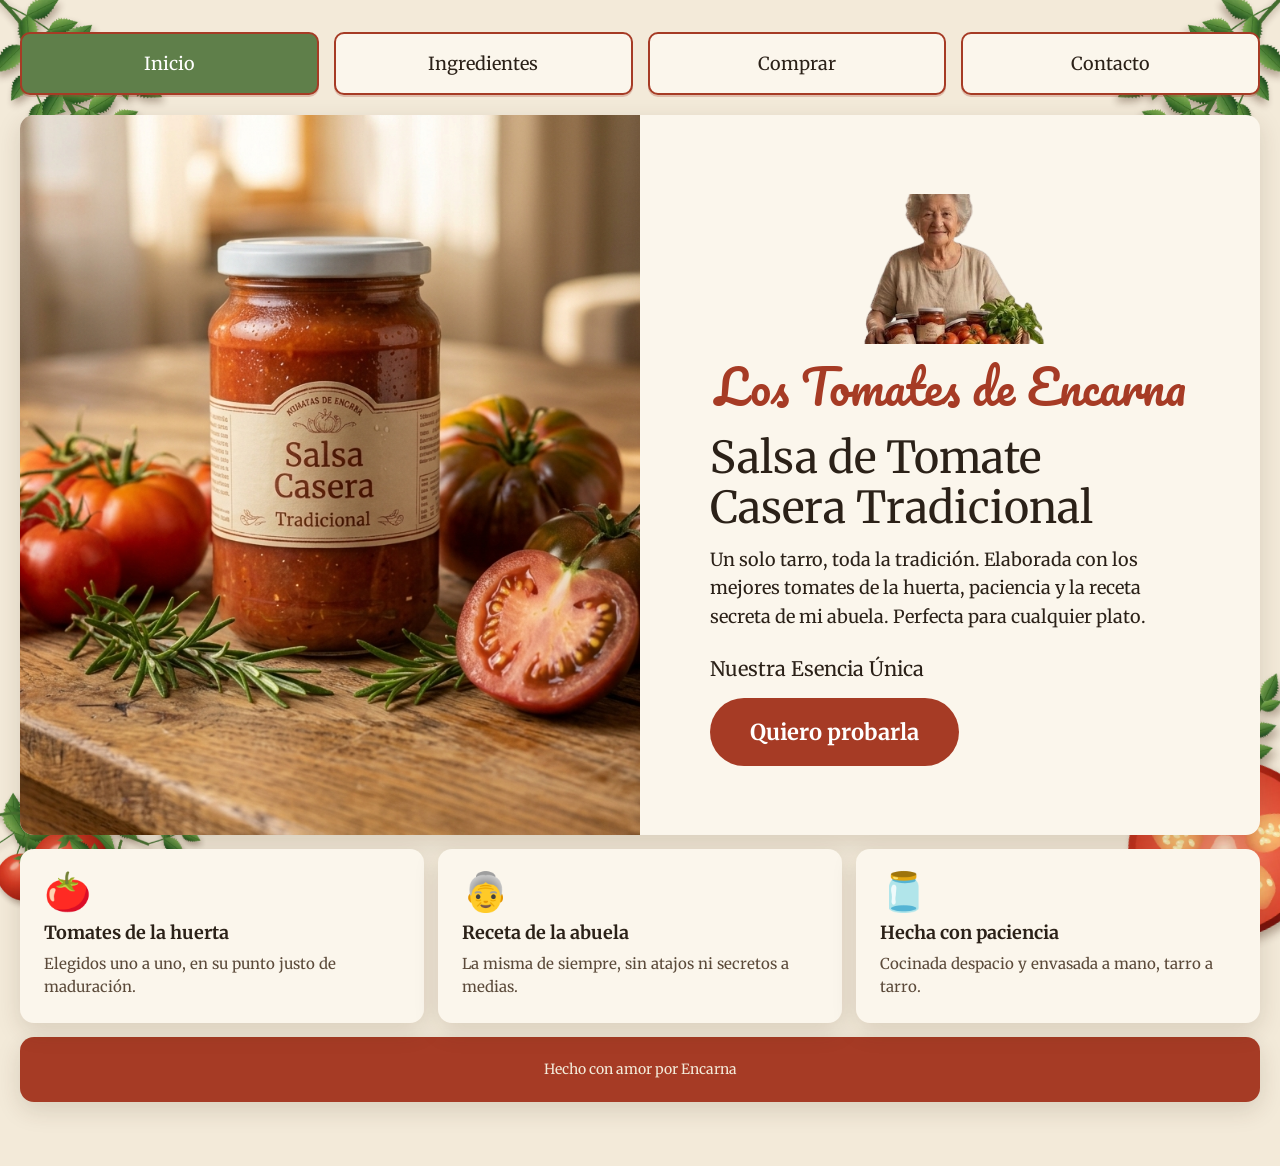
<file: index.html>
<!DOCTYPE html>
<html lang="es">
<head>
  <meta charset="utf-8">
  <meta name="viewport" content="width=device-width, initial-scale=1">
  <title>Los Tomates de Encarna | Salsa de tomate casera en Zamora</title>
  <meta name="description" content="Salsa de tomate casera tradicional de Burganes de Valverde (Zamora), con tomates de la huerta y la receta de la abuela Encarna. Pídela por WhatsApp.">
  <meta name="theme-color" content="#A63B25">
  <link rel="canonical" href="https://TU-USUARIO.github.io/TU-REPO/">

  <meta property="og:type" content="website">
  <meta property="og:locale" content="es_ES">
  <meta property="og:site_name" content="Los Tomates de Encarna">
  <meta property="og:title" content="Los Tomates de Encarna | Salsa de tomate casera en Zamora">
  <meta property="og:description" content="Salsa de tomate casera tradicional de Burganes de Valverde (Zamora), con tomates de la huerta y la receta de la abuela Encarna. Pídela por WhatsApp.">
  <meta property="og:url" content="https://TU-USUARIO.github.io/TU-REPO/">
  <meta property="og:image" content="https://TU-USUARIO.github.io/TU-REPO/img/tomate.jpg">
  <meta name="twitter:card" content="summary_large_image">

  <link rel="icon" href="data:image/svg+xml,%3Csvg xmlns='http://www.w3.org/2000/svg' viewBox='0 0 100 100'%3E%3Ctext y='.9em' font-size='90'%3E🍅%3C/text%3E%3C/svg%3E">
  <link rel="preconnect" href="https://fonts.googleapis.com">
  <link rel="preconnect" href="https://fonts.gstatic.com" crossorigin>
  <link rel="stylesheet" href="https://fonts.googleapis.com/css2?family=Merriweather:wght@400;700&family=Pacifico&display=swap">
  <link rel="stylesheet" href="css/style.css">
  <link rel="preload" as="image" href="img/tomate.jpg" fetchpriority="high">
  <script type="application/ld+json">
{
  "@context": "https://schema.org",
  "@graph": [
    {
      "@type": "Organization",
      "name": "Los Tomates de Encarna",
      "url": "https://TU-USUARIO.github.io/TU-REPO/",
      "logo": "https://TU-USUARIO.github.io/TU-REPO/img/abuela.png",
      "description": "Salsa de tomate casera tradicional elaborada con tomates de la huerta.",
      "address": {
        "@type": "PostalAddress",
        "addressLocality": "Burganes de Valverde",
        "addressRegion": "Zamora",
        "addressCountry": "ES"
      }
    },
    {
      "@type": "Product",
      "name": "Salsa de tomate casera tradicional",
      "image": "https://TU-USUARIO.github.io/TU-REPO/img/tomate.jpg",
      "description": "Salsa de tomate casera elaborada con tomates de la huerta, paciencia y la receta de la abuela Encarna.",
      "brand": {
        "@type": "Brand",
        "name": "Los Tomates de Encarna"
      },
      "offers": {
        "@type": "Offer",
        "price": "5.50",
        "priceCurrency": "EUR",
        "availability": "https://schema.org/InStock",
        "url": "https://TU-USUARIO.github.io/TU-REPO/comprar.html"
      }
    }
  ]
}
  </script>
</head>
<body>

  <img class="decor decor-tl" src="img/decor_planta.webp" alt="" aria-hidden="true" width="499" height="742">
  <img class="decor decor-tr" src="img/decor_planta.webp" alt="" aria-hidden="true" width="499" height="742">
  <img class="decor decor-bl" src="img/decor_tomates.webp" alt="" aria-hidden="true" width="849" height="544">
  <img class="decor decor-br" src="img/decor_tomate_corte.webp" alt="" aria-hidden="true" width="475" height="594">

  <div class="wrap">
  <nav class="nav" aria-label="Menú principal">
    <a href="index.html" aria-current="page">Inicio</a>
    <a href="ingredientes.html">Ingredientes</a>
    <a href="comprar.html">Comprar</a>
    <a href="contacto.html">Contacto</a>
  </nav>

    <main>
      <section class="hero" aria-labelledby="titulo-principal">
        <div class="hero-foto">
          <img src="img/tomate.jpg" alt="Tarro de salsa de tomate casera tradicional rodeado de tomates de la huerta y romero" fetchpriority="high">
        </div>
        <div class="hero-texto">
          <img class="abuela" src="img/abuela.png" alt="Encarna, la abuela, con una cesta de tarros de salsa y tomates" width="210" height="150">
          <p class="marca">Los Tomates de Encarna</p>
          <h1 class="titulo" id="titulo-principal">Salsa de Tomate<br>Casera Tradicional</h1>
          <p class="descripcion">Un solo tarro, toda la tradición. Elaborada con los mejores tomates de la huerta, paciencia y la receta secreta de mi abuela. Perfecta para cualquier plato.</p>
          <p class="esencia">Nuestra Esencia Única</p>
          <a class="btn" href="comprar.html">Quiero probarla</a>
        </div>
      </section>

      <section class="tiles" aria-label="Por qué nuestra salsa">
      <article class="tile">
        <div class="ico" aria-hidden="true">🍅</div>
        <h2>Tomates de la huerta</h2>
        <p>Elegidos uno a uno, en su punto justo de maduración.</p>
      </article>
      <article class="tile">
        <div class="ico" aria-hidden="true">👵</div>
        <h2>Receta de la abuela</h2>
        <p>La misma de siempre, sin atajos ni secretos a medias.</p>
      </article>
      <article class="tile">
        <div class="ico" aria-hidden="true">🫙</div>
        <h2>Hecha con paciencia</h2>
        <p>Cocinada despacio y envasada a mano, tarro a tarro.</p>
      </article>
      </section>
    </main>

    <footer class="footer">Hecho con amor por Encarna</footer>
  </div>

  <script src="js/config.js"></script>
  <script src="js/main.js" defer></script>
</body>
</html>
</file>
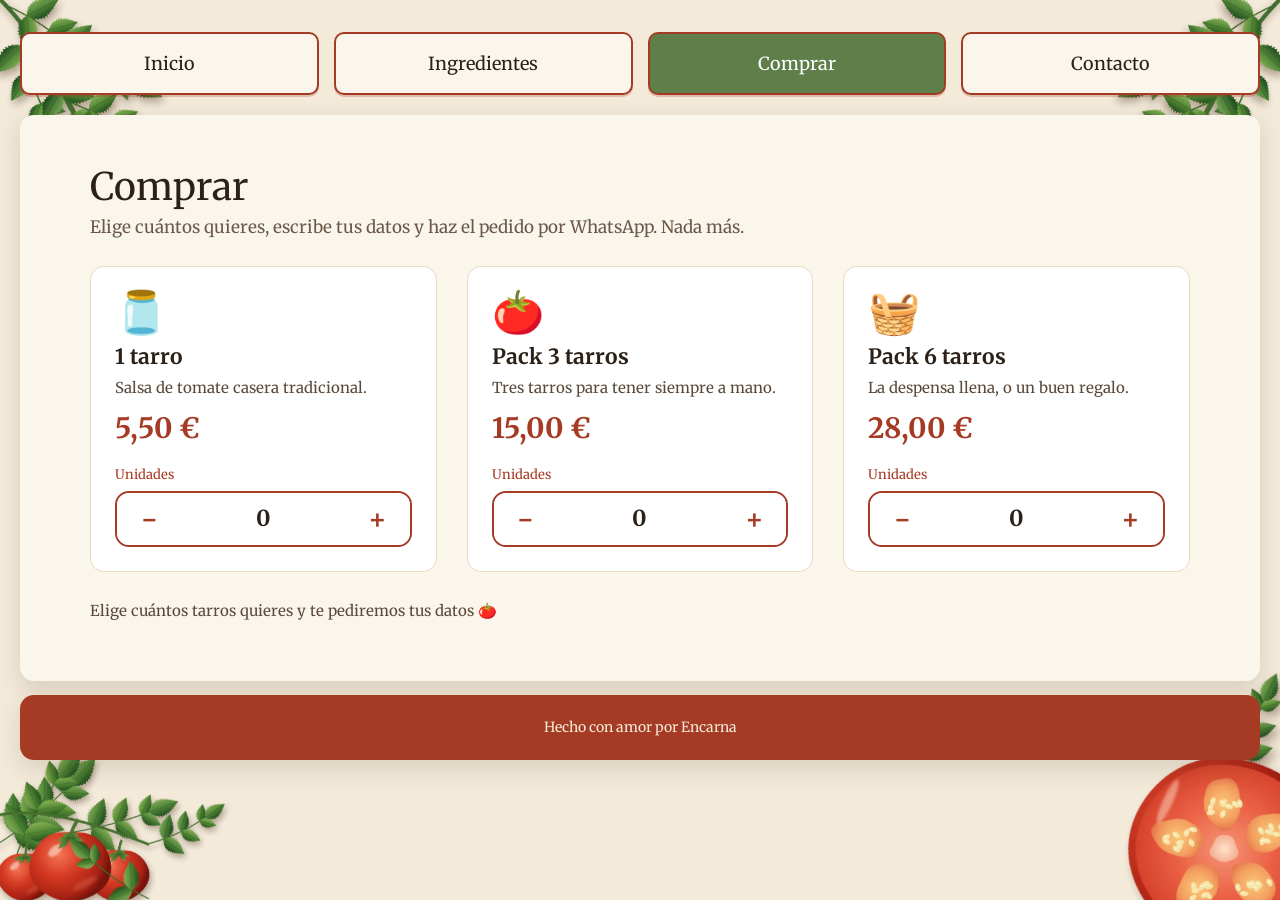
<file: comprar.html>
<!DOCTYPE html>
<html lang="es">
<head>
  <meta charset="utf-8">
  <meta name="viewport" content="width=device-width, initial-scale=1">
  <title>Comprar salsa de tomate casera | Los Tomates de Encarna</title>
  <meta name="description" content="Compra salsa de tomate casera tradicional de Los Tomates de Encarna (Zamora): tarro suelto o packs de 3 y 6. Pedido por WhatsApp en un minuto.">
  <meta name="theme-color" content="#A63B25">
  <link rel="canonical" href="https://TU-USUARIO.github.io/TU-REPO/comprar.html">

  <meta property="og:type" content="website">
  <meta property="og:locale" content="es_ES">
  <meta property="og:site_name" content="Los Tomates de Encarna">
  <meta property="og:title" content="Comprar salsa de tomate casera | Los Tomates de Encarna">
  <meta property="og:description" content="Compra salsa de tomate casera tradicional de Los Tomates de Encarna (Zamora): tarro suelto o packs de 3 y 6. Pedido por WhatsApp en un minuto.">
  <meta property="og:url" content="https://TU-USUARIO.github.io/TU-REPO/comprar.html">
  <meta property="og:image" content="https://TU-USUARIO.github.io/TU-REPO/img/tomate.jpg">
  <meta name="twitter:card" content="summary_large_image">

  <link rel="icon" href="data:image/svg+xml,%3Csvg xmlns='http://www.w3.org/2000/svg' viewBox='0 0 100 100'%3E%3Ctext y='.9em' font-size='90'%3E🍅%3C/text%3E%3C/svg%3E">
  <link rel="preconnect" href="https://fonts.googleapis.com">
  <link rel="preconnect" href="https://fonts.gstatic.com" crossorigin>
  <link rel="stylesheet" href="https://fonts.googleapis.com/css2?family=Merriweather:wght@400;700&family=Pacifico&display=swap">
  <link rel="stylesheet" href="css/style.css">
</head>
<body>

  <img class="decor decor-tl" src="img/decor_planta.webp" alt="" aria-hidden="true" width="499" height="742">
  <img class="decor decor-tr" src="img/decor_planta.webp" alt="" aria-hidden="true" width="499" height="742">
  <img class="decor decor-bl" src="img/decor_tomates.webp" alt="" aria-hidden="true" width="849" height="544">
  <img class="decor decor-br" src="img/decor_tomate_corte.webp" alt="" aria-hidden="true" width="475" height="594">

  <div class="wrap">
  <nav class="nav" aria-label="Menú principal">
    <a href="index.html">Inicio</a>
    <a href="ingredientes.html">Ingredientes</a>
    <a href="comprar.html" aria-current="page">Comprar</a>
    <a href="contacto.html">Contacto</a>
  </nav>

    <main class="panel">
      <h1>Comprar</h1>
      <p class="sub">Elige cuántos quieres, escribe tus datos y haz el pedido por WhatsApp. Nada más.</p>

      <section class="productos" aria-label="Formatos disponibles">
        <article class="prod" data-nombre="1 tarro" data-precio="5.50">
          <div class="emoji" aria-hidden="true">🫙</div>
          <h2>1 tarro</h2>
          <p>Salsa de tomate casera tradicional.</p>
          <div class="precio">5,50 €</div>
          <div class="etiqueta">Unidades</div>
          <div class="qty" role="group" aria-label="Unidades de 1 tarro">
            <button type="button" data-delta="-1" aria-label="Quitar una unidad de 1 tarro">−</button>
            <span class="qty-val" aria-live="polite">0</span>
            <button type="button" data-delta="1" aria-label="Añadir una unidad de 1 tarro">+</button>
          </div>
        </article>
        <article class="prod" data-nombre="Pack 3 tarros" data-precio="15.00">
          <div class="emoji" aria-hidden="true">🍅</div>
          <h2>Pack 3 tarros</h2>
          <p>Tres tarros para tener siempre a mano.</p>
          <div class="precio">15,00 €</div>
          <div class="etiqueta">Unidades</div>
          <div class="qty" role="group" aria-label="Unidades de Pack 3 tarros">
            <button type="button" data-delta="-1" aria-label="Quitar una unidad de Pack 3 tarros">−</button>
            <span class="qty-val" aria-live="polite">0</span>
            <button type="button" data-delta="1" aria-label="Añadir una unidad de Pack 3 tarros">+</button>
          </div>
        </article>
        <article class="prod" data-nombre="Pack 6 tarros" data-precio="28.00">
          <div class="emoji" aria-hidden="true">🧺</div>
          <h2>Pack 6 tarros</h2>
          <p>La despensa llena, o un buen regalo.</p>
          <div class="precio">28,00 €</div>
          <div class="etiqueta">Unidades</div>
          <div class="qty" role="group" aria-label="Unidades de Pack 6 tarros">
            <button type="button" data-delta="-1" aria-label="Quitar una unidad de Pack 6 tarros">−</button>
            <span class="qty-val" aria-live="polite">0</span>
            <button type="button" data-delta="1" aria-label="Añadir una unidad de Pack 6 tarros">+</button>
          </div>
        </article>
      </section>

      <section class="resumen" id="resumen" aria-live="polite" aria-label="Resumen del pedido"></section>

      <form class="form" id="pedido" hidden novalidate>
        <label class="solo-lectores" for="nombre">Nombre y apellidos</label>
        <input id="nombre" name="nombre" type="text" placeholder="Nombre y apellidos" autocomplete="name" maxlength="80" required>
        <label class="solo-lectores" for="direccion">Dirección de entrega</label>
        <input id="direccion" name="direccion" type="text" placeholder="Dirección de entrega" autocomplete="street-address" maxlength="200" required>
        <p class="error" id="error-pedido" role="alert"></p>
        <button class="btn btn-whatsapp" type="submit">💬 Hacer pedido por WhatsApp</button>
        <p class="nota" data-pago></p>
      </form>
      <div class="aviso" id="aviso-pedido" hidden role="status"></div>
    </main>

    <footer class="footer">Hecho con amor por Encarna</footer>
  </div>

  <script src="js/config.js"></script>
  <script src="js/main.js" defer></script>
</body>
</html>
</file>
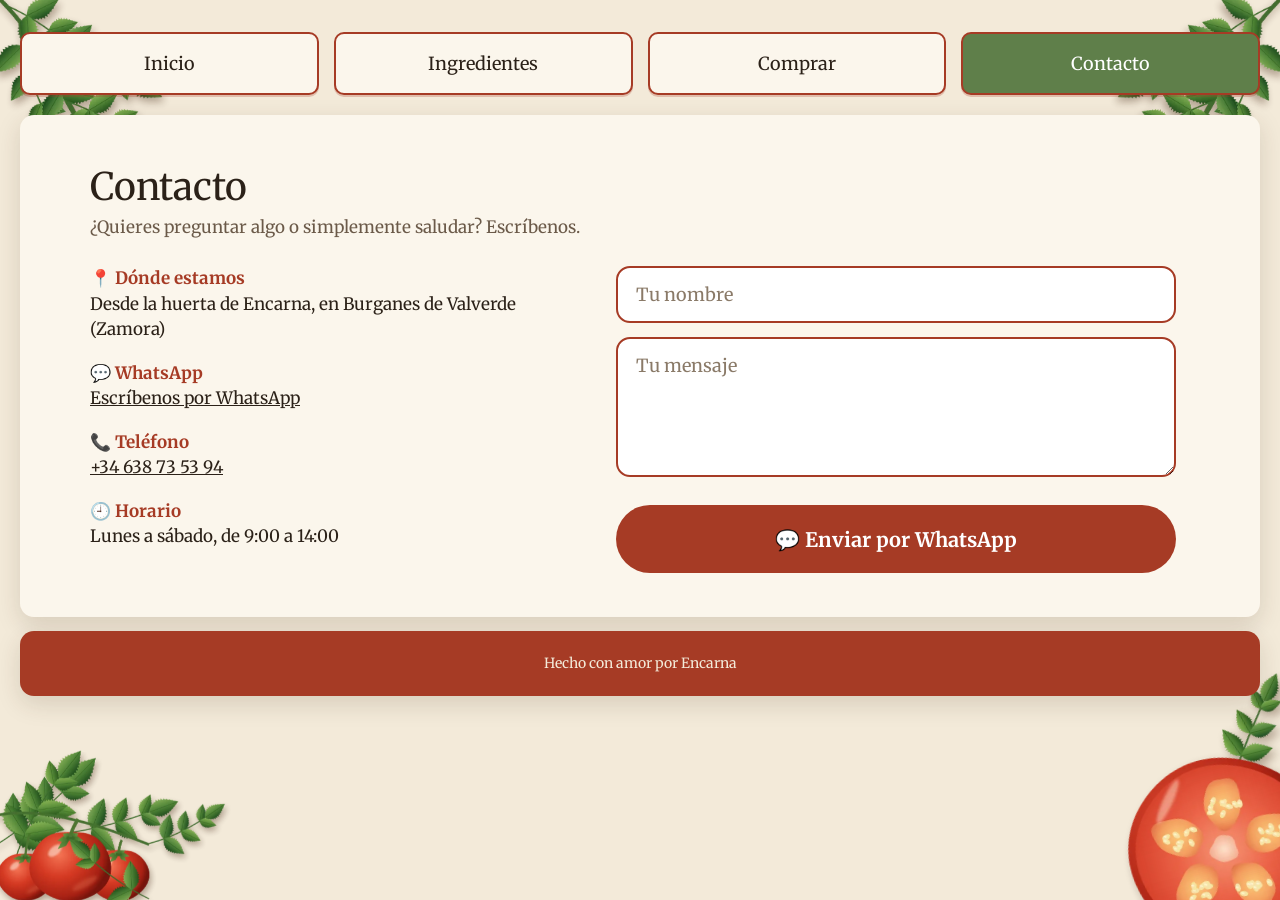
<file: contacto.html>
<!DOCTYPE html>
<html lang="es">
<head>
  <meta charset="utf-8">
  <meta name="viewport" content="width=device-width, initial-scale=1">
  <title>Contacto | Los Tomates de Encarna</title>
  <meta name="description" content="Contacta con Los Tomates de Encarna en Burganes de Valverde (Zamora) por WhatsApp o teléfono: dudas, pedidos y encargos de salsa de tomate casera.">
  <meta name="theme-color" content="#A63B25">
  <link rel="canonical" href="https://TU-USUARIO.github.io/TU-REPO/contacto.html">

  <meta property="og:type" content="website">
  <meta property="og:locale" content="es_ES">
  <meta property="og:site_name" content="Los Tomates de Encarna">
  <meta property="og:title" content="Contacto | Los Tomates de Encarna">
  <meta property="og:description" content="Contacta con Los Tomates de Encarna en Burganes de Valverde (Zamora) por WhatsApp o teléfono: dudas, pedidos y encargos de salsa de tomate casera.">
  <meta property="og:url" content="https://TU-USUARIO.github.io/TU-REPO/contacto.html">
  <meta property="og:image" content="https://TU-USUARIO.github.io/TU-REPO/img/tomate.jpg">
  <meta name="twitter:card" content="summary_large_image">

  <link rel="icon" href="data:image/svg+xml,%3Csvg xmlns='http://www.w3.org/2000/svg' viewBox='0 0 100 100'%3E%3Ctext y='.9em' font-size='90'%3E🍅%3C/text%3E%3C/svg%3E">
  <link rel="preconnect" href="https://fonts.googleapis.com">
  <link rel="preconnect" href="https://fonts.gstatic.com" crossorigin>
  <link rel="stylesheet" href="https://fonts.googleapis.com/css2?family=Merriweather:wght@400;700&family=Pacifico&display=swap">
  <link rel="stylesheet" href="css/style.css">
</head>
<body>

  <img class="decor decor-tl" src="img/decor_planta.webp" alt="" aria-hidden="true" width="499" height="742">
  <img class="decor decor-tr" src="img/decor_planta.webp" alt="" aria-hidden="true" width="499" height="742">
  <img class="decor decor-bl" src="img/decor_tomates.webp" alt="" aria-hidden="true" width="849" height="544">
  <img class="decor decor-br" src="img/decor_tomate_corte.webp" alt="" aria-hidden="true" width="475" height="594">

  <div class="wrap">
  <nav class="nav" aria-label="Menú principal">
    <a href="index.html">Inicio</a>
    <a href="ingredientes.html">Ingredientes</a>
    <a href="comprar.html">Comprar</a>
    <a href="contacto.html" aria-current="page">Contacto</a>
  </nav>

    <main class="panel">
      <h1>Contacto</h1>
      <p class="sub">¿Quieres preguntar algo o simplemente saludar? Escríbenos.</p>
      <div class="dos-col">
        <section>
          <p class="info-linea">📍 <b>Dónde estamos</b><br>Desde la huerta de Encarna, en Burganes de Valverde (Zamora)</p>
          <p class="info-linea">💬 <b>WhatsApp</b><br><a data-whatsapp-link href="#" target="_blank" rel="noopener">Escríbenos por WhatsApp</a></p>
          <p class="info-linea">📞 <b>Teléfono</b><br><a data-telefono href="#">+34 600 000 000</a></p>
          <p class="info-linea">🕘 <b>Horario</b><br>Lunes a sábado, de 9:00 a 14:00</p>
        </section>
        <form class="form" id="form-contacto" novalidate>
          <label class="solo-lectores" for="c-nombre">Tu nombre</label>
          <input id="c-nombre" name="nombre" type="text" placeholder="Tu nombre" autocomplete="name" maxlength="80" required>
          <label class="solo-lectores" for="c-mensaje">Tu mensaje</label>
          <textarea id="c-mensaje" name="mensaje" placeholder="Tu mensaje" maxlength="600" required></textarea>
          <p class="error" id="error-contacto" role="alert"></p>
          <button class="btn btn-whatsapp" type="submit">💬 Enviar por WhatsApp</button>
        </form>
      </div>
    </main>

    <footer class="footer">Hecho con amor por Encarna</footer>
  </div>

  <script src="js/config.js"></script>
  <script src="js/main.js" defer></script>
</body>
</html>
</file>
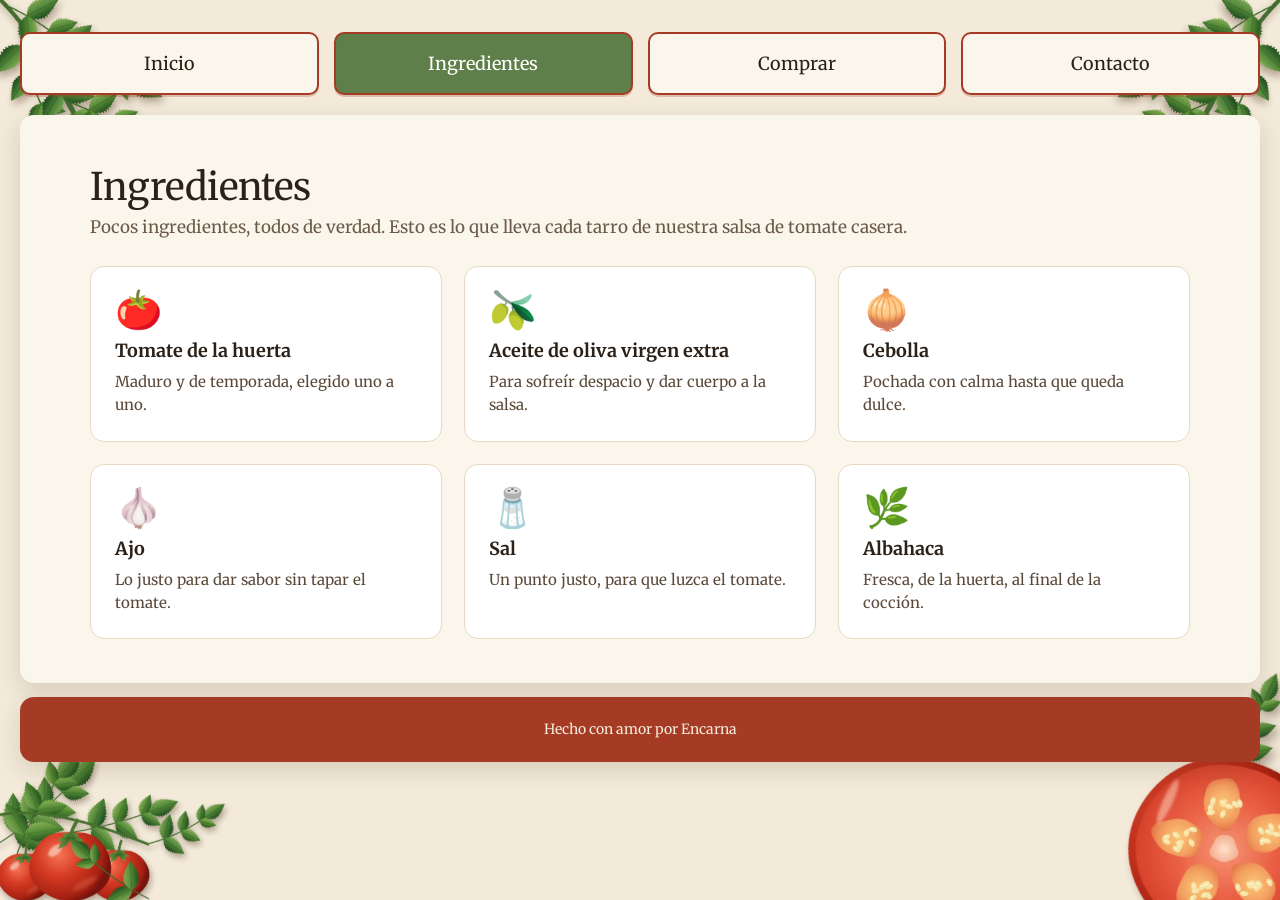
<file: ingredientes.html>
<!DOCTYPE html>
<html lang="es">
<head>
  <meta charset="utf-8">
  <meta name="viewport" content="width=device-width, initial-scale=1">
  <title>Ingredientes de nuestra salsa de tomate casera | Los Tomates de Encarna</title>
  <meta name="description" content="Tomate de la huerta, aceite de oliva virgen extra, cebolla, ajo, sal y albahaca: los ingredientes de la salsa de tomate casera de Encarna.">
  <meta name="theme-color" content="#A63B25">
  <link rel="canonical" href="https://TU-USUARIO.github.io/TU-REPO/ingredientes.html">

  <meta property="og:type" content="website">
  <meta property="og:locale" content="es_ES">
  <meta property="og:site_name" content="Los Tomates de Encarna">
  <meta property="og:title" content="Ingredientes de nuestra salsa de tomate casera | Los Tomates de Encarna">
  <meta property="og:description" content="Tomate de la huerta, aceite de oliva virgen extra, cebolla, ajo, sal y albahaca: los ingredientes de la salsa de tomate casera de Encarna.">
  <meta property="og:url" content="https://TU-USUARIO.github.io/TU-REPO/ingredientes.html">
  <meta property="og:image" content="https://TU-USUARIO.github.io/TU-REPO/img/tomate.jpg">
  <meta name="twitter:card" content="summary_large_image">

  <link rel="icon" href="data:image/svg+xml,%3Csvg xmlns='http://www.w3.org/2000/svg' viewBox='0 0 100 100'%3E%3Ctext y='.9em' font-size='90'%3E🍅%3C/text%3E%3C/svg%3E">
  <link rel="preconnect" href="https://fonts.googleapis.com">
  <link rel="preconnect" href="https://fonts.gstatic.com" crossorigin>
  <link rel="stylesheet" href="https://fonts.googleapis.com/css2?family=Merriweather:wght@400;700&family=Pacifico&display=swap">
  <link rel="stylesheet" href="css/style.css">
</head>
<body>

  <img class="decor decor-tl" src="img/decor_planta.webp" alt="" aria-hidden="true" width="499" height="742">
  <img class="decor decor-tr" src="img/decor_planta.webp" alt="" aria-hidden="true" width="499" height="742">
  <img class="decor decor-bl" src="img/decor_tomates.webp" alt="" aria-hidden="true" width="849" height="544">
  <img class="decor decor-br" src="img/decor_tomate_corte.webp" alt="" aria-hidden="true" width="475" height="594">

  <div class="wrap">
  <nav class="nav" aria-label="Menú principal">
    <a href="index.html">Inicio</a>
    <a href="ingredientes.html" aria-current="page">Ingredientes</a>
    <a href="comprar.html">Comprar</a>
    <a href="contacto.html">Contacto</a>
  </nav>

    <main class="panel">
      <h1>Ingredientes</h1>
      <p class="sub">Pocos ingredientes, todos de verdad. Esto es lo que lleva cada tarro de nuestra salsa de tomate casera.</p>
      <section class="tiles">
        <article class="tile">
          <div class="ico" aria-hidden="true">🍅</div>
          <h2>Tomate de la huerta</h2>
          <p>Maduro y de temporada, elegido uno a uno.</p>
        </article>
        <article class="tile">
          <div class="ico" aria-hidden="true">🫒</div>
          <h2>Aceite de oliva virgen extra</h2>
          <p>Para sofreír despacio y dar cuerpo a la salsa.</p>
        </article>
        <article class="tile">
          <div class="ico" aria-hidden="true">🧅</div>
          <h2>Cebolla</h2>
          <p>Pochada con calma hasta que queda dulce.</p>
        </article>
        <article class="tile">
          <div class="ico" aria-hidden="true">🧄</div>
          <h2>Ajo</h2>
          <p>Lo justo para dar sabor sin tapar el tomate.</p>
        </article>
        <article class="tile">
          <div class="ico" aria-hidden="true">🧂</div>
          <h2>Sal</h2>
          <p>Un punto justo, para que luzca el tomate.</p>
        </article>
        <article class="tile">
          <div class="ico" aria-hidden="true">🌿</div>
          <h2>Albahaca</h2>
          <p>Fresca, de la huerta, al final de la cocción.</p>
        </article>
      </section>
    </main>

    <footer class="footer">Hecho con amor por Encarna</footer>
  </div>

  <script src="js/config.js"></script>
  <script src="js/main.js" defer></script>
</body>
</html>
</file>
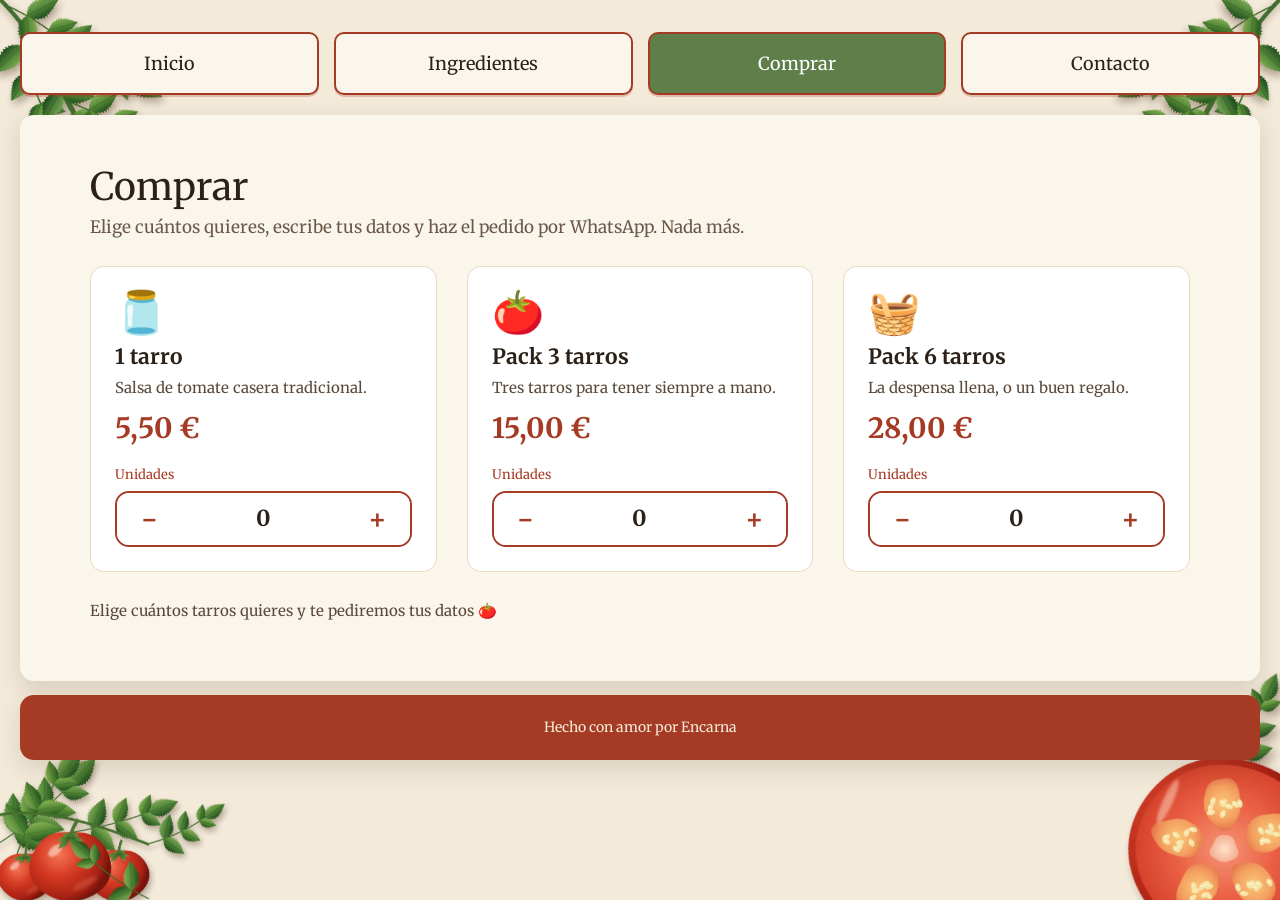
<file: tomates-de-encarna/comprar.html>
<!DOCTYPE html>
<html lang="es">
<head>
  <meta charset="utf-8">
  <meta name="viewport" content="width=device-width, initial-scale=1">
  <title>Comprar salsa de tomate casera | Los Tomates de Encarna</title>
  <meta name="description" content="Compra salsa de tomate casera tradicional de Los Tomates de Encarna: tarro suelto o packs de 3 y 6. Haz tu pedido por WhatsApp en un minuto.">
  <meta name="theme-color" content="#A63B25">
  <link rel="canonical" href="https://TU-USUARIO.github.io/TU-REPO/comprar.html">

  <meta property="og:type" content="website">
  <meta property="og:locale" content="es_ES">
  <meta property="og:site_name" content="Los Tomates de Encarna">
  <meta property="og:title" content="Comprar salsa de tomate casera | Los Tomates de Encarna">
  <meta property="og:description" content="Compra salsa de tomate casera tradicional de Los Tomates de Encarna: tarro suelto o packs de 3 y 6. Haz tu pedido por WhatsApp en un minuto.">
  <meta property="og:url" content="https://TU-USUARIO.github.io/TU-REPO/comprar.html">
  <meta property="og:image" content="https://TU-USUARIO.github.io/TU-REPO/img/tomate.jpg">
  <meta name="twitter:card" content="summary_large_image">

  <link rel="icon" href="data:image/svg+xml,%3Csvg xmlns='http://www.w3.org/2000/svg' viewBox='0 0 100 100'%3E%3Ctext y='.9em' font-size='90'%3E🍅%3C/text%3E%3C/svg%3E">
  <link rel="preconnect" href="https://fonts.googleapis.com">
  <link rel="preconnect" href="https://fonts.gstatic.com" crossorigin>
  <link rel="stylesheet" href="https://fonts.googleapis.com/css2?family=Merriweather:wght@400;700&family=Pacifico&display=swap">
  <link rel="stylesheet" href="css/style.css">
</head>
<body>

  <img class="decor decor-tl" src="img/decor_planta.webp" alt="" aria-hidden="true" width="499" height="742">
  <img class="decor decor-tr" src="img/decor_planta.webp" alt="" aria-hidden="true" width="499" height="742">
  <img class="decor decor-bl" src="img/decor_tomates.webp" alt="" aria-hidden="true" width="849" height="544">
  <img class="decor decor-br" src="img/decor_tomate_corte.webp" alt="" aria-hidden="true" width="475" height="594">

  <div class="wrap">
  <nav class="nav" aria-label="Menú principal">
    <a href="index.html">Inicio</a>
    <a href="ingredientes.html">Ingredientes</a>
    <a href="comprar.html" aria-current="page">Comprar</a>
    <a href="contacto.html">Contacto</a>
  </nav>

    <main class="panel">
      <h1>Comprar</h1>
      <p class="sub">Elige cuántos quieres, escribe tus datos y haz el pedido por WhatsApp. Nada más.</p>

      <section class="productos" aria-label="Formatos disponibles">
        <article class="prod" data-nombre="1 tarro" data-precio="5.50">
          <div class="emoji" aria-hidden="true">🫙</div>
          <h2>1 tarro</h2>
          <p>Salsa de tomate casera tradicional.</p>
          <div class="precio">5,50 €</div>
          <div class="etiqueta">Unidades</div>
          <div class="qty" role="group" aria-label="Unidades de 1 tarro">
            <button type="button" data-delta="-1" aria-label="Quitar una unidad de 1 tarro">−</button>
            <span class="qty-val" aria-live="polite">0</span>
            <button type="button" data-delta="1" aria-label="Añadir una unidad de 1 tarro">+</button>
          </div>
        </article>
        <article class="prod" data-nombre="Pack 3 tarros" data-precio="15.00">
          <div class="emoji" aria-hidden="true">🍅</div>
          <h2>Pack 3 tarros</h2>
          <p>Tres tarros para tener siempre a mano.</p>
          <div class="precio">15,00 €</div>
          <div class="etiqueta">Unidades</div>
          <div class="qty" role="group" aria-label="Unidades de Pack 3 tarros">
            <button type="button" data-delta="-1" aria-label="Quitar una unidad de Pack 3 tarros">−</button>
            <span class="qty-val" aria-live="polite">0</span>
            <button type="button" data-delta="1" aria-label="Añadir una unidad de Pack 3 tarros">+</button>
          </div>
        </article>
        <article class="prod" data-nombre="Pack 6 tarros" data-precio="28.00">
          <div class="emoji" aria-hidden="true">🧺</div>
          <h2>Pack 6 tarros</h2>
          <p>La despensa llena, o un buen regalo.</p>
          <div class="precio">28,00 €</div>
          <div class="etiqueta">Unidades</div>
          <div class="qty" role="group" aria-label="Unidades de Pack 6 tarros">
            <button type="button" data-delta="-1" aria-label="Quitar una unidad de Pack 6 tarros">−</button>
            <span class="qty-val" aria-live="polite">0</span>
            <button type="button" data-delta="1" aria-label="Añadir una unidad de Pack 6 tarros">+</button>
          </div>
        </article>
      </section>

      <section class="resumen" id="resumen" aria-live="polite" aria-label="Resumen del pedido"></section>

      <form class="form" id="pedido" hidden novalidate>
        <label class="solo-lectores" for="nombre">Nombre y apellidos</label>
        <input id="nombre" name="nombre" type="text" placeholder="Nombre y apellidos" autocomplete="name" maxlength="80" required>
        <label class="solo-lectores" for="direccion">Dirección de entrega</label>
        <input id="direccion" name="direccion" type="text" placeholder="Dirección de entrega" autocomplete="street-address" maxlength="200" required>
        <p class="error" id="error-pedido" role="alert"></p>
        <button class="btn btn-whatsapp" type="submit">💬 Hacer pedido por WhatsApp</button>
        <p class="nota" data-pago></p>
      </form>
      <div class="aviso" id="aviso-pedido" hidden role="status"></div>
    </main>

    <footer class="footer">Hecho con amor por Encarna</footer>
  </div>

  <script src="js/config.js"></script>
  <script src="js/main.js" defer></script>
</body>
</html>
</file>
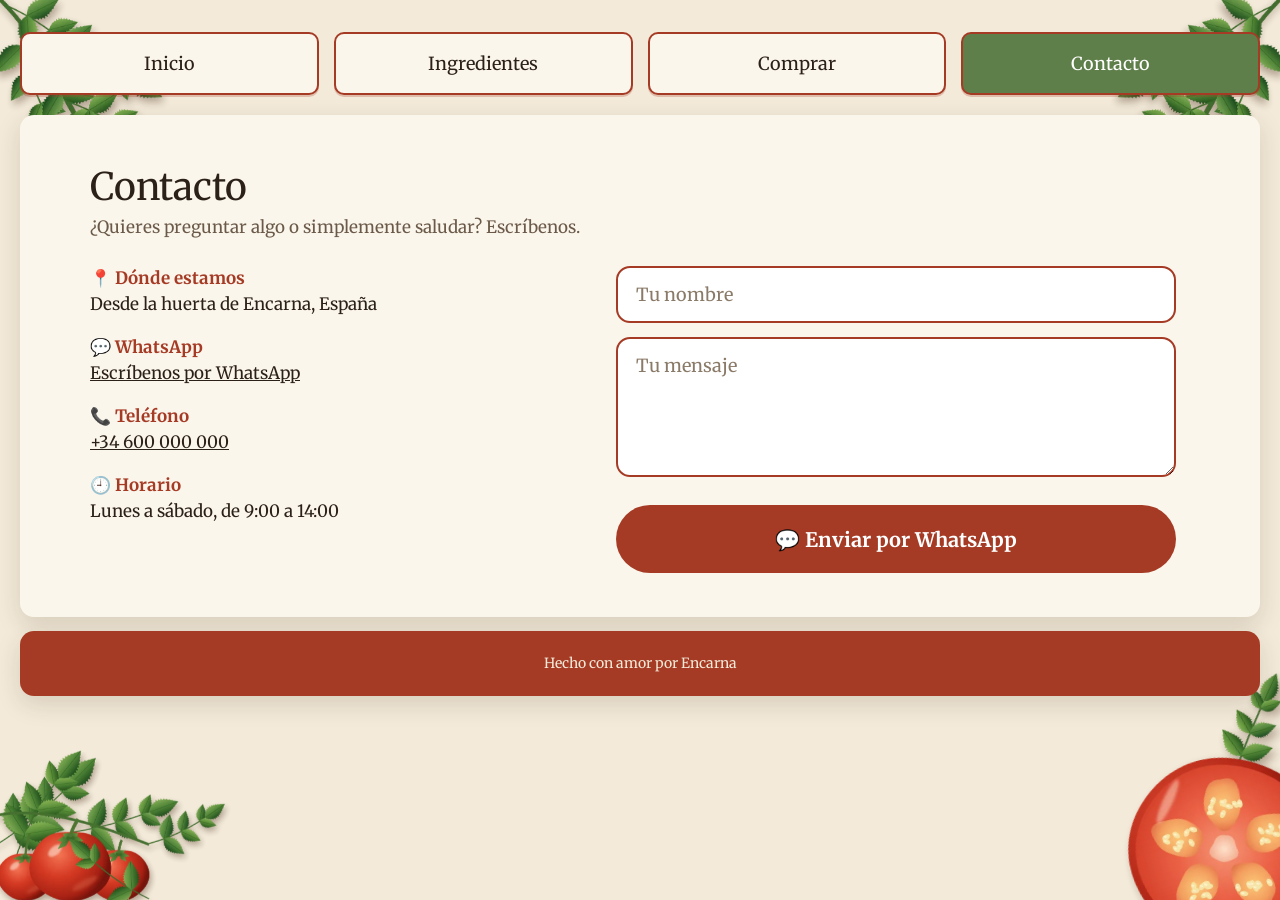
<file: tomates-de-encarna/contacto.html>
<!DOCTYPE html>
<html lang="es">
<head>
  <meta charset="utf-8">
  <meta name="viewport" content="width=device-width, initial-scale=1">
  <title>Contacto | Los Tomates de Encarna</title>
  <meta name="description" content="Contacta con Los Tomates de Encarna por WhatsApp o teléfono: dudas, pedidos y encargos de salsa de tomate casera.">
  <meta name="theme-color" content="#A63B25">
  <link rel="canonical" href="https://TU-USUARIO.github.io/TU-REPO/contacto.html">

  <meta property="og:type" content="website">
  <meta property="og:locale" content="es_ES">
  <meta property="og:site_name" content="Los Tomates de Encarna">
  <meta property="og:title" content="Contacto | Los Tomates de Encarna">
  <meta property="og:description" content="Contacta con Los Tomates de Encarna por WhatsApp o teléfono: dudas, pedidos y encargos de salsa de tomate casera.">
  <meta property="og:url" content="https://TU-USUARIO.github.io/TU-REPO/contacto.html">
  <meta property="og:image" content="https://TU-USUARIO.github.io/TU-REPO/img/tomate.jpg">
  <meta name="twitter:card" content="summary_large_image">

  <link rel="icon" href="data:image/svg+xml,%3Csvg xmlns='http://www.w3.org/2000/svg' viewBox='0 0 100 100'%3E%3Ctext y='.9em' font-size='90'%3E🍅%3C/text%3E%3C/svg%3E">
  <link rel="preconnect" href="https://fonts.googleapis.com">
  <link rel="preconnect" href="https://fonts.gstatic.com" crossorigin>
  <link rel="stylesheet" href="https://fonts.googleapis.com/css2?family=Merriweather:wght@400;700&family=Pacifico&display=swap">
  <link rel="stylesheet" href="css/style.css">
</head>
<body>

  <img class="decor decor-tl" src="img/decor_planta.webp" alt="" aria-hidden="true" width="499" height="742">
  <img class="decor decor-tr" src="img/decor_planta.webp" alt="" aria-hidden="true" width="499" height="742">
  <img class="decor decor-bl" src="img/decor_tomates.webp" alt="" aria-hidden="true" width="849" height="544">
  <img class="decor decor-br" src="img/decor_tomate_corte.webp" alt="" aria-hidden="true" width="475" height="594">

  <div class="wrap">
  <nav class="nav" aria-label="Menú principal">
    <a href="index.html">Inicio</a>
    <a href="ingredientes.html">Ingredientes</a>
    <a href="comprar.html">Comprar</a>
    <a href="contacto.html" aria-current="page">Contacto</a>
  </nav>

    <main class="panel">
      <h1>Contacto</h1>
      <p class="sub">¿Quieres preguntar algo o simplemente saludar? Escríbenos.</p>
      <div class="dos-col">
        <section>
          <p class="info-linea">📍 <b>Dónde estamos</b><br>Desde la huerta de Encarna, España</p>
          <p class="info-linea">💬 <b>WhatsApp</b><br><a data-whatsapp-link href="#" target="_blank" rel="noopener">Escríbenos por WhatsApp</a></p>
          <p class="info-linea">📞 <b>Teléfono</b><br><a data-telefono href="#">+34 600 000 000</a></p>
          <p class="info-linea">🕘 <b>Horario</b><br>Lunes a sábado, de 9:00 a 14:00</p>
        </section>
        <form class="form" id="form-contacto" novalidate>
          <label class="solo-lectores" for="c-nombre">Tu nombre</label>
          <input id="c-nombre" name="nombre" type="text" placeholder="Tu nombre" autocomplete="name" maxlength="80" required>
          <label class="solo-lectores" for="c-mensaje">Tu mensaje</label>
          <textarea id="c-mensaje" name="mensaje" placeholder="Tu mensaje" maxlength="600" required></textarea>
          <p class="error" id="error-contacto" role="alert"></p>
          <button class="btn btn-whatsapp" type="submit">💬 Enviar por WhatsApp</button>
        </form>
      </div>
    </main>

    <footer class="footer">Hecho con amor por Encarna</footer>
  </div>

  <script src="js/config.js"></script>
  <script src="js/main.js" defer></script>
</body>
</html>
</file>
<file: css/style.css>
/* ==========================================================
   Los Tomates de Encarna - estilos
   ========================================================== */
:root {
  --crema: #F3EAD9;
  --crema-claro: #FBF6EC;
  --rojo: #A63B25;
  --rojo-oscuro: #8A2F1C;
  --verde: #5F7F4A;
  --texto: #2B2118;
  --texto-suave: #5B4A3A;
  --borde: #E8D9C0;
  --sombra: 0 8px 24px rgba(60, 40, 20, 0.15);
  --serif: 'Merriweather', Georgia, 'Times New Roman', serif;
  --script: 'Pacifico', 'Brush Script MT', cursive;
}

*, *::before, *::after { box-sizing: border-box; }
html { scroll-behavior: smooth; -webkit-text-size-adjust: 100%; }
body {
  margin: 0;
  background: var(--crema);
  color: var(--texto);
  font-family: var(--serif);
  line-height: 1.5;
}
img { max-width: 100%; }
[hidden] { display: none !important; }

.solo-lectores {
  position: absolute; width: 1px; height: 1px; overflow: hidden;
  clip: rect(0 0 0 0); white-space: nowrap;
}

/* ---------- Contenedor ---------- */
.wrap {
  position: relative;
  z-index: 1;
  max-width: 1280px;
  margin: 0 auto;
  padding: 32px 20px 64px;
}

/* ---------- Adornos fijos en las esquinas ---------- */
.decor {
  position: fixed;
  z-index: 0;
  pointer-events: none;
  height: auto;
  user-select: none;
}
.decor-tl { left: -10px;  top: -10px;    width: clamp(150px, 15vw, 300px); }
.decor-tr { right: -10px; top: -10px;    width: clamp(150px, 15vw, 300px); transform: scaleX(-1); }
.decor-bl { left: -20px;  bottom: -12px; width: clamp(190px, 20vw, 390px); }
.decor-br { right: -45px; bottom: -55px; width: clamp(170px, 17vw, 320px); transform: rotate(-14deg); }

/* ---------- Menu ---------- */
.nav {
  display: grid;
  grid-template-columns: repeat(4, 1fr);
  gap: 15px;
}
.nav a {
  display: block;
  text-align: center;
  text-decoration: none;
  color: var(--texto);
  background: var(--crema-claro);
  border: 2px solid var(--rojo);
  border-radius: 10px;
  padding: 16px 8px;
  font-size: 18px;
  box-shadow: 0 2px 0 rgba(166, 59, 37, 0.25);
  transition: background .15s, color .15s;
}
.nav a:hover { background: #fff; color: var(--rojo); }
.nav a[aria-current="page"] { background: var(--verde); color: #fff; }
.nav a[aria-current="page"]:hover { background: #4f6c3d; color: #fff; }
.nav a:focus-visible, .btn:focus-visible { outline: 3px solid #1a73e8; outline-offset: 3px; }

/* ---------- Portada ---------- */
.hero {
  display: grid;
  grid-template-columns: 1fr 1fr;
  margin-top: 20px;
  background: var(--crema-claro);
  border-radius: 14px;
  overflow: hidden;
  box-shadow: var(--sombra);
}
.hero-foto { background: #C9573C; min-height: 720px; }
.hero-foto img { display: block; width: 100%; height: 100%; object-fit: cover; }
.hero-texto {
  display: flex; flex-direction: column; justify-content: center;
  padding: 40px 70px 30px;
}
.abuela {
  display: block; margin: 0 auto 12px;
  width: 210px; height: 150px; object-fit: cover; border-radius: 6px;
  mix-blend-mode: multiply; /* el fondo blanco de la foto se funde con el crema */
}
.marca {
  font-family: var(--script); color: var(--rojo);
  font-size: 46px; line-height: 1.1; text-align: center; margin: 6px 0 20px;
}
h1.titulo {
  font-family: var(--serif); font-weight: 400; font-size: 44px; line-height: 1.15;
  margin: 0 0 12px;
}
.descripcion { font-size: 18px; line-height: 1.6; margin: 0 0 22px; }
.esencia { font-size: 20px; margin: 0 0 14px; }

.btn {
  display: inline-flex; align-items: center; justify-content: center;
  min-height: 68px; padding: 16px 40px;
  background: var(--rojo); color: #fff;
  border: none; border-radius: 999px;
  font: 700 22px var(--serif);
  text-decoration: none; cursor: pointer;
  align-self: flex-start;
  transition: background .15s, transform .1s;
}
.btn:hover { background: var(--rojo-oscuro); }
.btn:active { transform: scale(.98); }
.btn-whatsapp { font-size: 20px; }

/* ---------- Cajitas ---------- */
.tiles { display: grid; grid-template-columns: repeat(3, 1fr); gap: 14px; margin-top: 14px; }
.tile {
  background: var(--crema-claro); border-radius: 14px; box-shadow: var(--sombra); padding: 24px;
}
.tile .ico { font-size: 38px; line-height: 1; margin-bottom: 8px; }
.tile h2 { font-size: 18px; margin: 0 0 6px; }
.tile p { font-size: 15px; line-height: 1.55; color: var(--texto-suave); margin: 0; }

/* ---------- Paginas interiores ---------- */
.panel {
  margin-top: 20px; padding: 50px 70px 44px;
  background: var(--crema-claro); border-radius: 14px; box-shadow: var(--sombra);
}
.panel h1 { font-size: 38px; line-height: 1.15; font-weight: 400; margin: 0 0 6px; }
.panel .sub { font-size: 17px; color: #6B5A49; margin: 0 0 26px; }
.panel .tiles { margin-top: 0; gap: 22px; }
.panel .tile { background: #fff; border: 1.5px solid var(--borde); box-shadow: none; }

/* ---------- Comprar ---------- */
.productos { display: grid; grid-template-columns: repeat(3, 1fr); gap: 30px; }
.prod {
  background: #fff; border: 1.5px solid var(--borde); border-radius: 14px; padding: 24px;
  display: flex; flex-direction: column;
}
.prod .emoji { font-size: 42px; line-height: 1; }
.prod h2 { font-size: 21px; margin: 8px 0 4px; }
.prod p { font-size: 15px; color: var(--texto-suave); margin: 0; }
.prod .precio { font-weight: 700; font-size: 28px; color: var(--rojo); margin: 8px 0 6px; }
.prod .etiqueta { font-size: 13px; color: var(--rojo); margin: auto 0 6px; padding-top: 10px; }

.qty {
  display: flex; align-items: center; height: 56px;
  background: #fff; border: 2px solid var(--rojo); border-radius: 14px; overflow: hidden;
}
.qty button {
  width: 64px; height: 100%; border: none; background: #fff; color: var(--rojo);
  font: 700 28px var(--serif); cursor: pointer;
}
.qty button:hover { background: var(--crema); }
.qty button:focus-visible { outline: 3px solid #1a73e8; outline-offset: -3px; }
.qty .qty-val { flex: 1; text-align: center; font-size: 22px; font-weight: 700; }

.resumen { margin-top: 28px; }
.resumen .vacio { font-size: 15px; color: var(--texto-suave); }
.fila {
  display: flex; justify-content: space-between; gap: 16px;
  padding: 10px 0; border-bottom: 1px dashed #D8C5A6; font-size: 17px;
}
.total {
  display: flex; justify-content: space-between;
  padding: 14px 0 18px; font-size: 22px; font-weight: 700; color: var(--rojo);
}

.form { display: grid; gap: 14px; max-width: 560px; }
.form input, .form textarea {
  width: 100%; padding: 15px 18px;
  background: #fff; color: var(--texto);
  border: 2px solid var(--rojo); border-radius: 14px;
  font: 400 18px var(--serif);
}
.form textarea { min-height: 140px; resize: vertical; }
.form input::placeholder, .form textarea::placeholder { color: #8A7A68; opacity: 1; }
.form input:focus, .form textarea:focus { outline: 3px solid rgba(26, 115, 232, .45); outline-offset: 1px; }
.nota { font-size: 14px; color: var(--texto-suave); margin: 4px 0 0; }
.aviso {
  margin-top: 18px; padding: 16px 20px; border-radius: 14px;
  background: #EAF3E2; border: 1.5px solid var(--verde); font-size: 16px;
}
.aviso a { color: var(--rojo); font-weight: 700; }
.error { color: var(--rojo); font-size: 15px; font-weight: 700; margin: 0; }

/* ---------- Contacto ---------- */
.dos-col { display: grid; grid-template-columns: 1fr 1.2fr; gap: 48px; }
.info-linea { font-size: 17px; line-height: 1.5; margin: 0 0 18px; }
.info-linea b { color: var(--rojo); }
.info-linea a { color: var(--texto); }

/* ---------- Banda roja ---------- */
.footer {
  margin-top: 14px; padding: 22px 12px;
  background: var(--rojo); color: var(--crema);
  text-align: center; font-size: 14px;
  border-radius: 14px; box-shadow: var(--sombra);
}

/* ---------- Movil y tablet ---------- */
@media (max-width: 900px) {
  .decor { display: none; }
  .wrap { padding: 16px 14px 48px; }
  .nav { grid-template-columns: repeat(2, 1fr); gap: 10px; }
  .nav a { font-size: 16px; padding: 14px 6px; }
  .hero { grid-template-columns: 1fr; }
  .hero-foto { min-height: 0; height: 340px; }
  .hero-texto { padding: 28px 22px 30px; }
  .marca { font-size: 36px; }
  h1.titulo { font-size: 32px; }
  .descripcion { font-size: 16px; }
  .btn { width: 100%; }
  .tiles, .panel .tiles, .productos, .dos-col { grid-template-columns: 1fr; }
  .panel { padding: 30px 20px 28px; }
  .panel h1 { font-size: 30px; }
  .dos-col { gap: 20px; }
}
@media (prefers-reduced-motion: reduce) {
  html { scroll-behavior: auto; }
  * { transition: none !important; }
}

/* ---------- Aparicion suave al cambiar de seccion ---------- */
@keyframes aparecer { from { opacity: 0; transform: translateY(6px); } to { opacity: 1; transform: none; } }
.aparece { animation: aparecer .25s ease-out; }
main:focus { outline: none; }
@media (prefers-reduced-motion: reduce) { .aparece { animation: none; } }
</file>
<file: tomates-de-encarna/css/style.css>
/* ==========================================================
   Los Tomates de Encarna - estilos
   ========================================================== */
:root {
  --crema: #F3EAD9;
  --crema-claro: #FBF6EC;
  --rojo: #A63B25;
  --rojo-oscuro: #8A2F1C;
  --verde: #5F7F4A;
  --texto: #2B2118;
  --texto-suave: #5B4A3A;
  --borde: #E8D9C0;
  --sombra: 0 8px 24px rgba(60, 40, 20, 0.15);
  --serif: 'Merriweather', Georgia, 'Times New Roman', serif;
  --script: 'Pacifico', 'Brush Script MT', cursive;
}

*, *::before, *::after { box-sizing: border-box; }
html { scroll-behavior: smooth; -webkit-text-size-adjust: 100%; }
body {
  margin: 0;
  background: var(--crema);
  color: var(--texto);
  font-family: var(--serif);
  line-height: 1.5;
}
img { max-width: 100%; }
[hidden] { display: none !important; }

.solo-lectores {
  position: absolute; width: 1px; height: 1px; overflow: hidden;
  clip: rect(0 0 0 0); white-space: nowrap;
}

/* ---------- Contenedor ---------- */
.wrap {
  position: relative;
  z-index: 1;
  max-width: 1280px;
  margin: 0 auto;
  padding: 32px 20px 64px;
}

/* ---------- Adornos fijos en las esquinas ---------- */
.decor {
  position: fixed;
  z-index: 0;
  pointer-events: none;
  height: auto;
  user-select: none;
}
.decor-tl { left: -10px;  top: -10px;    width: clamp(150px, 15vw, 300px); }
.decor-tr { right: -10px; top: -10px;    width: clamp(150px, 15vw, 300px); transform: scaleX(-1); }
.decor-bl { left: -20px;  bottom: -12px; width: clamp(190px, 20vw, 390px); }
.decor-br { right: -45px; bottom: -55px; width: clamp(170px, 17vw, 320px); transform: rotate(-14deg); }

/* ---------- Menu ---------- */
.nav {
  display: grid;
  grid-template-columns: repeat(4, 1fr);
  gap: 15px;
}
.nav a {
  display: block;
  text-align: center;
  text-decoration: none;
  color: var(--texto);
  background: var(--crema-claro);
  border: 2px solid var(--rojo);
  border-radius: 10px;
  padding: 16px 8px;
  font-size: 18px;
  box-shadow: 0 2px 0 rgba(166, 59, 37, 0.25);
  transition: background .15s, color .15s;
}
.nav a:hover { background: #fff; color: var(--rojo); }
.nav a[aria-current="page"] { background: var(--verde); color: #fff; }
.nav a[aria-current="page"]:hover { background: #4f6c3d; color: #fff; }
.nav a:focus-visible, .btn:focus-visible { outline: 3px solid #1a73e8; outline-offset: 3px; }

/* ---------- Portada ---------- */
.hero {
  display: grid;
  grid-template-columns: 1fr 1fr;
  margin-top: 20px;
  background: var(--crema-claro);
  border-radius: 14px;
  overflow: hidden;
  box-shadow: var(--sombra);
}
.hero-foto { background: #C9573C; min-height: 720px; }
.hero-foto img { display: block; width: 100%; height: 100%; object-fit: cover; }
.hero-texto {
  display: flex; flex-direction: column; justify-content: center;
  padding: 40px 70px 30px;
}
.abuela {
  display: block; margin: 0 auto 12px;
  width: 210px; height: 150px; object-fit: cover; border-radius: 6px;
  mix-blend-mode: multiply; /* el fondo blanco de la foto se funde con el crema */
}
.marca {
  font-family: var(--script); color: var(--rojo);
  font-size: 46px; line-height: 1.1; text-align: center; margin: 6px 0 20px;
}
h1.titulo {
  font-family: var(--serif); font-weight: 400; font-size: 44px; line-height: 1.15;
  margin: 0 0 12px;
}
.descripcion { font-size: 18px; line-height: 1.6; margin: 0 0 22px; }
.esencia { font-size: 20px; margin: 0 0 14px; }

.btn {
  display: inline-flex; align-items: center; justify-content: center;
  min-height: 68px; padding: 16px 40px;
  background: var(--rojo); color: #fff;
  border: none; border-radius: 999px;
  font: 700 22px var(--serif);
  text-decoration: none; cursor: pointer;
  align-self: flex-start;
  transition: background .15s, transform .1s;
}
.btn:hover { background: var(--rojo-oscuro); }
.btn:active { transform: scale(.98); }
.btn-whatsapp { font-size: 20px; }

/* ---------- Cajitas ---------- */
.tiles { display: grid; grid-template-columns: repeat(3, 1fr); gap: 14px; margin-top: 14px; }
.tile {
  background: var(--crema-claro); border-radius: 14px; box-shadow: var(--sombra); padding: 24px;
}
.tile .ico { font-size: 38px; line-height: 1; margin-bottom: 8px; }
.tile h2 { font-size: 18px; margin: 0 0 6px; }
.tile p { font-size: 15px; line-height: 1.55; color: var(--texto-suave); margin: 0; }

/* ---------- Paginas interiores ---------- */
.panel {
  margin-top: 20px; padding: 50px 70px 44px;
  background: var(--crema-claro); border-radius: 14px; box-shadow: var(--sombra);
}
.panel h1 { font-size: 38px; line-height: 1.15; font-weight: 400; margin: 0 0 6px; }
.panel .sub { font-size: 17px; color: #6B5A49; margin: 0 0 26px; }
.panel .tiles { margin-top: 0; gap: 22px; }
.panel .tile { background: #fff; border: 1.5px solid var(--borde); box-shadow: none; }

/* ---------- Comprar ---------- */
.productos { display: grid; grid-template-columns: repeat(3, 1fr); gap: 30px; }
.prod {
  background: #fff; border: 1.5px solid var(--borde); border-radius: 14px; padding: 24px;
  display: flex; flex-direction: column;
}
.prod .emoji { font-size: 42px; line-height: 1; }
.prod h2 { font-size: 21px; margin: 8px 0 4px; }
.prod p { font-size: 15px; color: var(--texto-suave); margin: 0; }
.prod .precio { font-weight: 700; font-size: 28px; color: var(--rojo); margin: 8px 0 6px; }
.prod .etiqueta { font-size: 13px; color: var(--rojo); margin: auto 0 6px; padding-top: 10px; }

.qty {
  display: flex; align-items: center; height: 56px;
  background: #fff; border: 2px solid var(--rojo); border-radius: 14px; overflow: hidden;
}
.qty button {
  width: 64px; height: 100%; border: none; background: #fff; color: var(--rojo);
  font: 700 28px var(--serif); cursor: pointer;
}
.qty button:hover { background: var(--crema); }
.qty button:focus-visible { outline: 3px solid #1a73e8; outline-offset: -3px; }
.qty .qty-val { flex: 1; text-align: center; font-size: 22px; font-weight: 700; }

.resumen { margin-top: 28px; }
.resumen .vacio { font-size: 15px; color: var(--texto-suave); }
.fila {
  display: flex; justify-content: space-between; gap: 16px;
  padding: 10px 0; border-bottom: 1px dashed #D8C5A6; font-size: 17px;
}
.total {
  display: flex; justify-content: space-between;
  padding: 14px 0 18px; font-size: 22px; font-weight: 700; color: var(--rojo);
}

.form { display: grid; gap: 14px; max-width: 560px; }
.form input, .form textarea {
  width: 100%; padding: 15px 18px;
  background: #fff; color: var(--texto);
  border: 2px solid var(--rojo); border-radius: 14px;
  font: 400 18px var(--serif);
}
.form textarea { min-height: 140px; resize: vertical; }
.form input::placeholder, .form textarea::placeholder { color: #8A7A68; opacity: 1; }
.form input:focus, .form textarea:focus { outline: 3px solid rgba(26, 115, 232, .45); outline-offset: 1px; }
.nota { font-size: 14px; color: var(--texto-suave); margin: 4px 0 0; }
.aviso {
  margin-top: 18px; padding: 16px 20px; border-radius: 14px;
  background: #EAF3E2; border: 1.5px solid var(--verde); font-size: 16px;
}
.aviso a { color: var(--rojo); font-weight: 700; }
.error { color: var(--rojo); font-size: 15px; font-weight: 700; margin: 0; }

/* ---------- Contacto ---------- */
.dos-col { display: grid; grid-template-columns: 1fr 1.2fr; gap: 48px; }
.info-linea { font-size: 17px; line-height: 1.5; margin: 0 0 18px; }
.info-linea b { color: var(--rojo); }
.info-linea a { color: var(--texto); }

/* ---------- Banda roja ---------- */
.footer {
  margin-top: 14px; padding: 22px 12px;
  background: var(--rojo); color: var(--crema);
  text-align: center; font-size: 14px;
  border-radius: 14px; box-shadow: var(--sombra);
}

/* ---------- Movil y tablet ---------- */
@media (max-width: 900px) {
  .decor { display: none; }
  .wrap { padding: 16px 14px 48px; }
  .nav { grid-template-columns: repeat(2, 1fr); gap: 10px; }
  .nav a { font-size: 16px; padding: 14px 6px; }
  .hero { grid-template-columns: 1fr; }
  .hero-foto { min-height: 0; height: 340px; }
  .hero-texto { padding: 28px 22px 30px; }
  .marca { font-size: 36px; }
  h1.titulo { font-size: 32px; }
  .descripcion { font-size: 16px; }
  .btn { width: 100%; }
  .tiles, .panel .tiles, .productos, .dos-col { grid-template-columns: 1fr; }
  .panel { padding: 30px 20px 28px; }
  .panel h1 { font-size: 30px; }
  .dos-col { gap: 20px; }
}
@media (prefers-reduced-motion: reduce) {
  html { scroll-behavior: auto; }
  * { transition: none !important; }
}

/* ---------- Aparicion suave al cambiar de seccion ---------- */
@keyframes aparecer { from { opacity: 0; transform: translateY(6px); } to { opacity: 1; transform: none; } }
.aparece { animation: aparecer .25s ease-out; }
main:focus { outline: none; }
@media (prefers-reduced-motion: reduce) { .aparece { animation: none; } }
</file>
